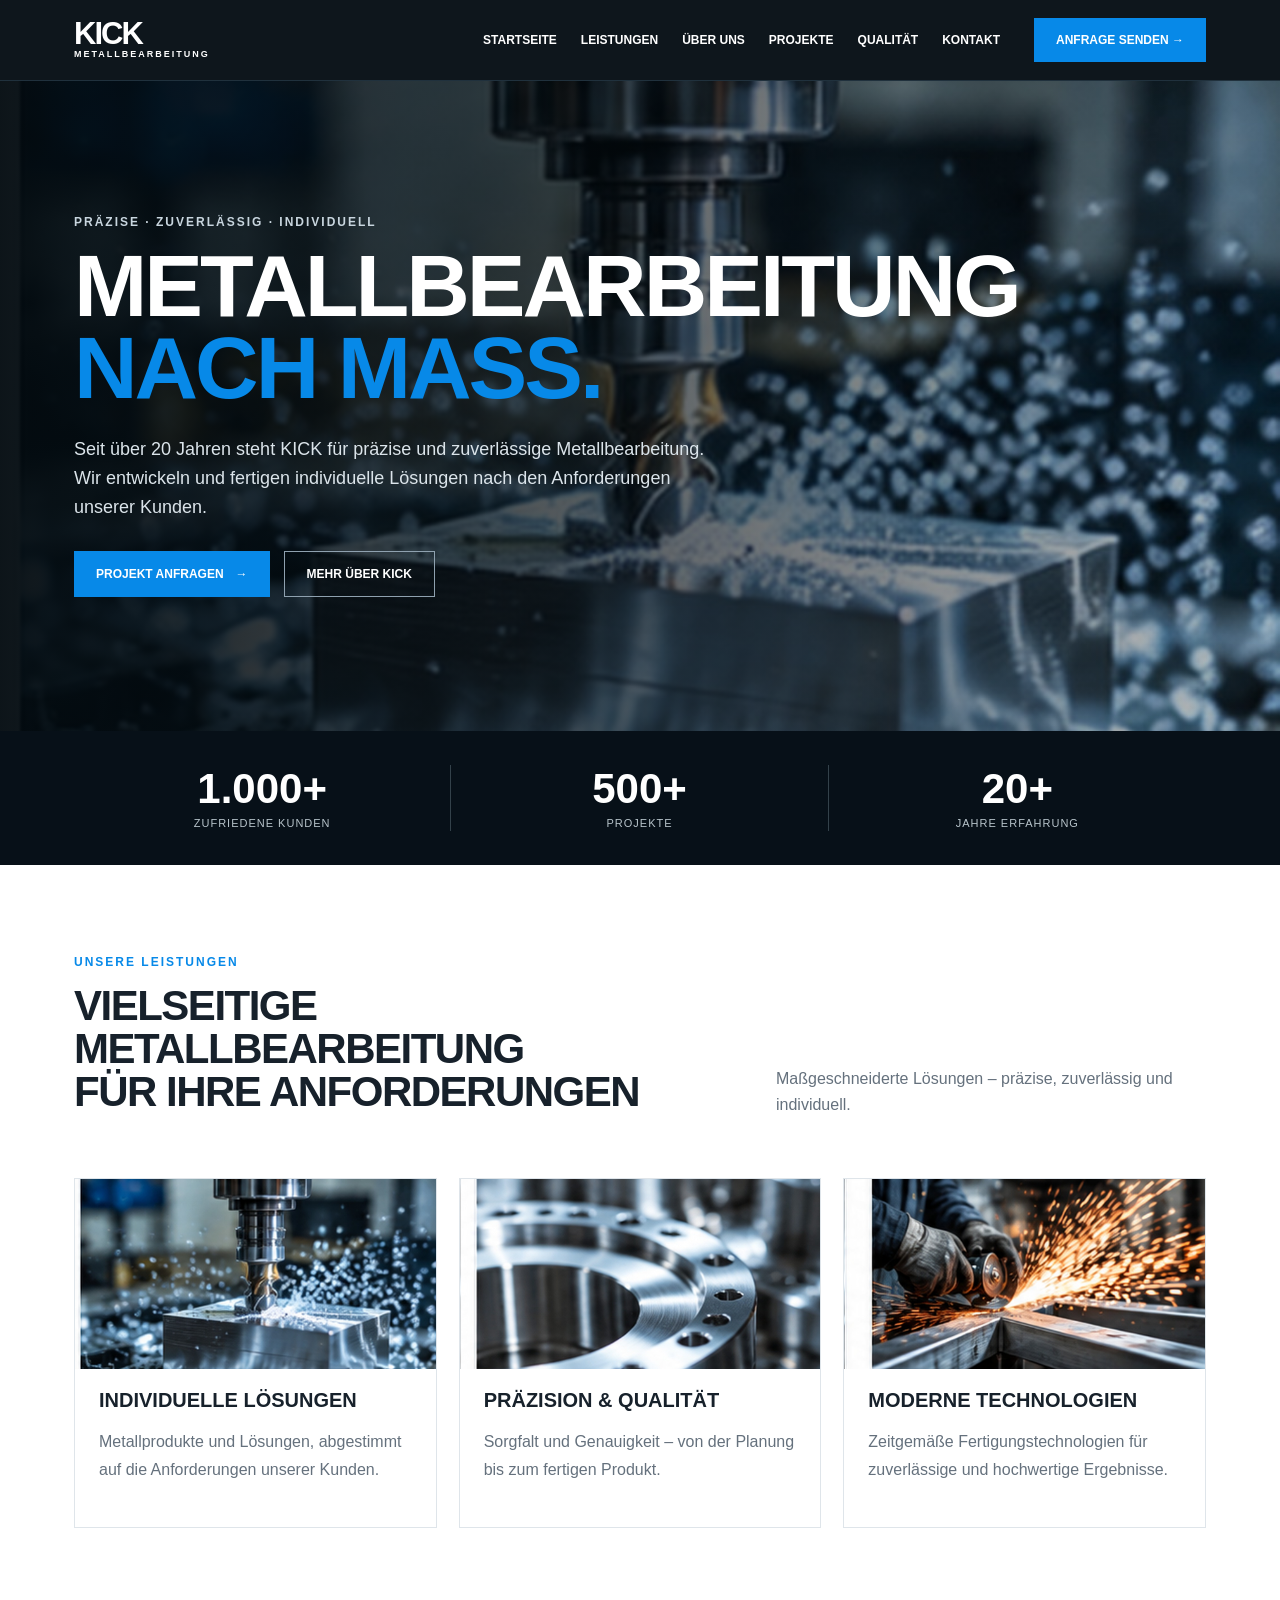
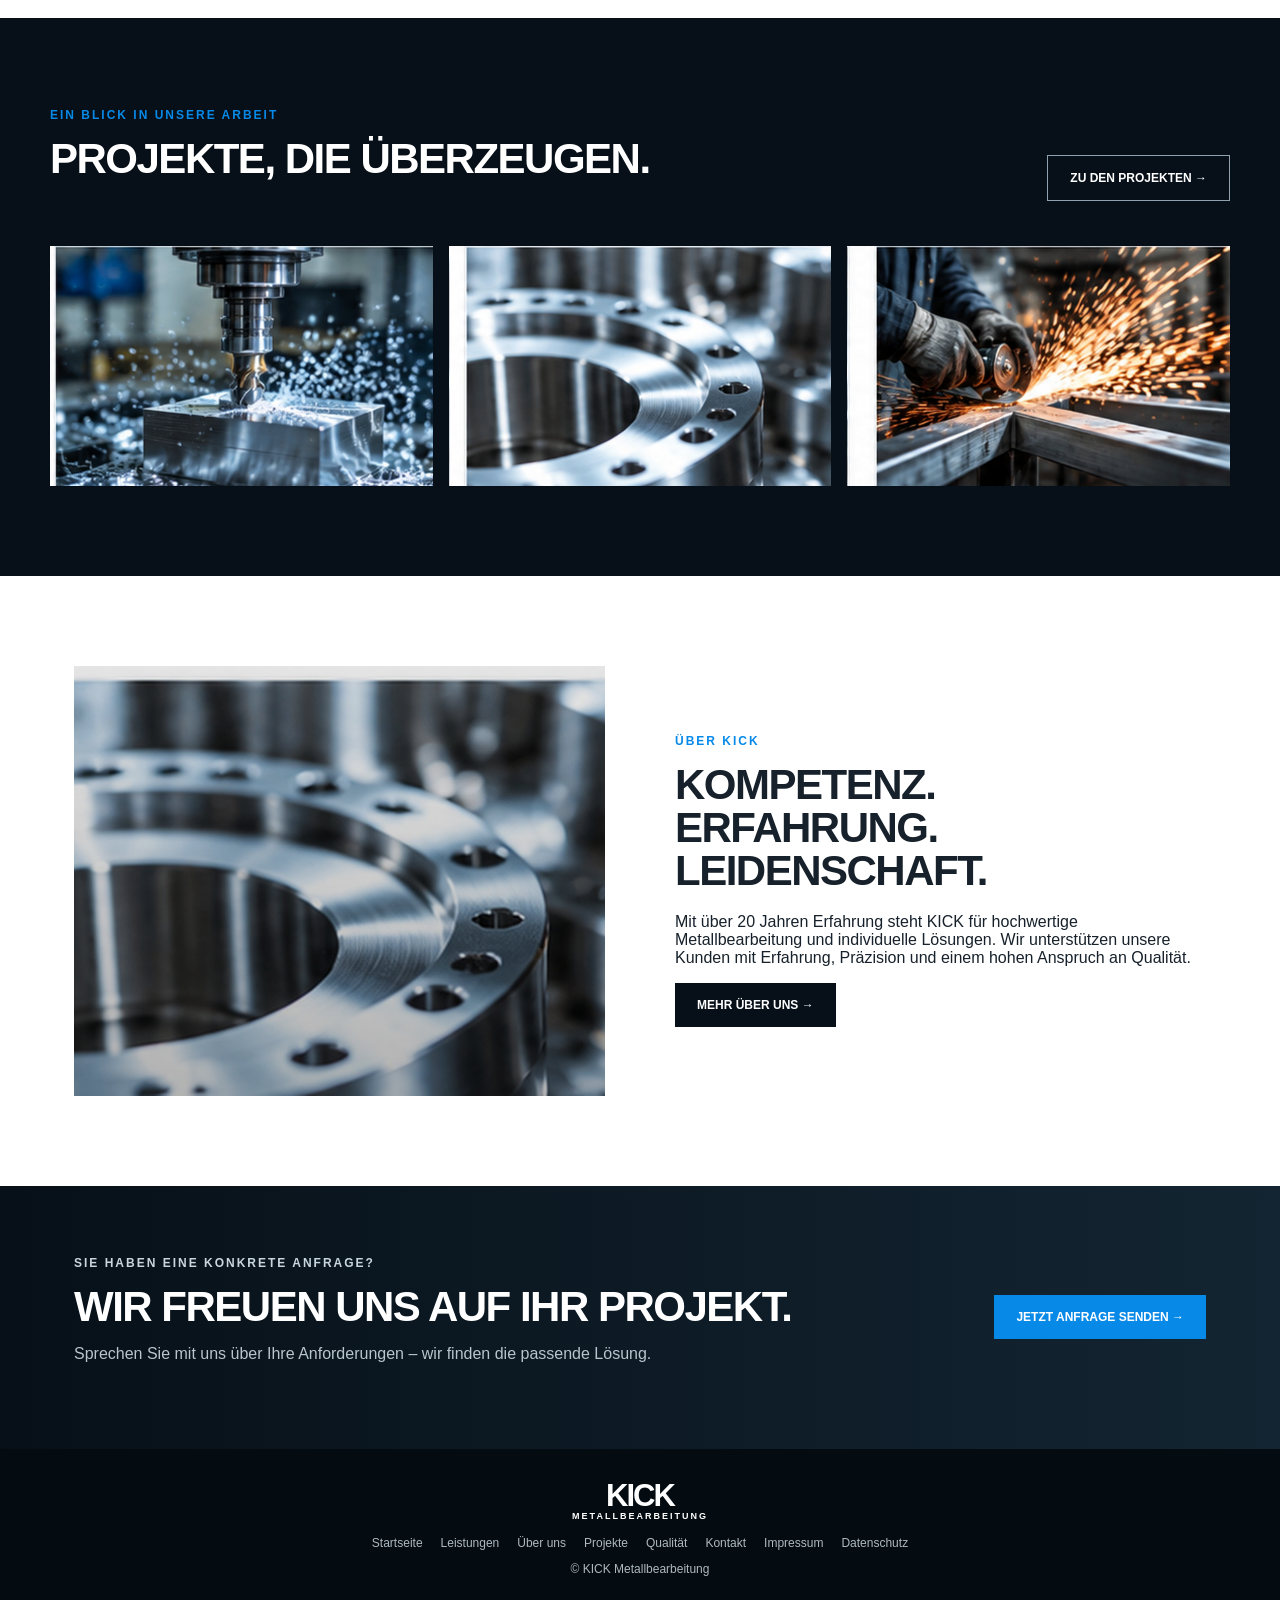
<file: index.html>
<!doctype html><html lang="de"><head><meta charset="utf-8"><meta name="viewport" content="width=device-width,initial-scale=1"><title>Startseite | KICK Metallbearbeitung</title><meta name="description" content="KICK Metallbearbeitung – präzise, zuverlässige und individuelle Metallbearbeitung."><link rel="stylesheet" href="style.css"></head><body>
<header><nav class="nav"><a class="logo" href="index.html">KICK<small>METALLBEARBEITUNG</small></a><div class="navlinks"><a href="index.html">Startseite</a><a href="leistungen.html">Leistungen</a><a href="ueber-uns.html">Über uns</a><a href="projekte.html">Projekte</a><a href="qualitaet.html">Qualität</a><a href="kontakt.html">Kontakt</a></div><a class="btn" href="kontakt.html">Anfrage senden →</a></nav></header>
<main>
<section class="hero">
  <div class="hero-copy">
    <div class="eyebrow">PRÄZISE · ZUVERLÄSSIG · INDIVIDUELL</div>
    <h1>Metallbearbeitung<br><span>nach Maß.</span></h1>
    <p>Seit über 20 Jahren steht KICK für präzise und zuverlässige Metallbearbeitung. Wir entwickeln und fertigen individuelle Lösungen nach den Anforderungen unserer Kunden.</p>
    <div class="actions"><a class="btn" href="kontakt.html">Projekt anfragen <b>→</b></a><a class="btn ghost" href="ueber-uns.html">Mehr über KICK</a></div>
  </div>
</section>
<section class="stats"><div><strong>1.000+</strong><span>Zufriedene Kunden</span></div><div><strong>500+</strong><span>Projekte</span></div><div><strong>20+</strong><span>Jahre Erfahrung</span></div></section>
<section class="section">
  <div class="section-head"><div><div class="eyebrow blue">UNSERE LEISTUNGEN</div><h2>Vielseitige Metallbearbeitung<br>für Ihre Anforderungen</h2></div><p>Maßgeschneiderte Lösungen – präzise, zuverlässig und individuell.</p></div>
  <div class="cards">
    <article><div class="card-img img1"></div><h3>Individuelle Lösungen</h3><p>Metallprodukte und Lösungen, abgestimmt auf die Anforderungen unserer Kunden.</p></article>
    <article><div class="card-img img2"></div><h3>Präzision & Qualität</h3><p>Sorgfalt und Genauigkeit – von der Planung bis zum fertigen Produkt.</p></article>
    <article><div class="card-img img3"></div><h3>Moderne Technologien</h3><p>Zeitgemäße Fertigungstechnologien für zuverlässige und hochwertige Ergebnisse.</p></article>
  </div>
</section>
<section class="dark section">
  <div class="section-head"><div><div class="eyebrow blue">EIN BLICK IN UNSERE ARBEIT</div><h2>Projekte, die überzeugen.</h2></div><a class="btn ghost" href="projekte.html">Zu den Projekten →</a></div>
  <div class="gallery project-gallery"><div class="project-image img1"></div><div class="project-image img2"></div><div class="project-image img3"></div></div>
</section>
<section class="split section"><div class="building"></div><div><div class="eyebrow blue">ÜBER KICK</div><h2>Kompetenz.<br>Erfahrung.<br>Leidenschaft.</h2><p>Mit über 20 Jahren Erfahrung steht KICK für hochwertige Metallbearbeitung und individuelle Lösungen. Wir unterstützen unsere Kunden mit Erfahrung, Präzision und einem hohen Anspruch an Qualität.</p><a class="btn darkbtn" href="ueber-uns.html">Mehr über uns →</a></div></section>
<section class="cta"><div><div class="eyebrow">SIE HABEN EINE KONKRETE ANFRAGE?</div><h2>Wir freuen uns auf Ihr Projekt.</h2><p>Sprechen Sie mit uns über Ihre Anforderungen – wir finden die passende Lösung.</p></div><a class="btn" href="kontakt.html">Jetzt Anfrage senden →</a></section>
</main><footer><div class="logo">KICK<small>METALLBEARBEITUNG</small></div><div><a href="index.html">Startseite</a><a href="leistungen.html">Leistungen</a><a href="ueber-uns.html">Über uns</a><a href="projekte.html">Projekte</a><a href="qualitaet.html">Qualität</a><a href="kontakt.html">Kontakt</a><a href="impressum.html">Impressum</a><a href="datenschutz.html">Datenschutz</a></div><p>© KICK Metallbearbeitung</p></footer></body></html>
</file>
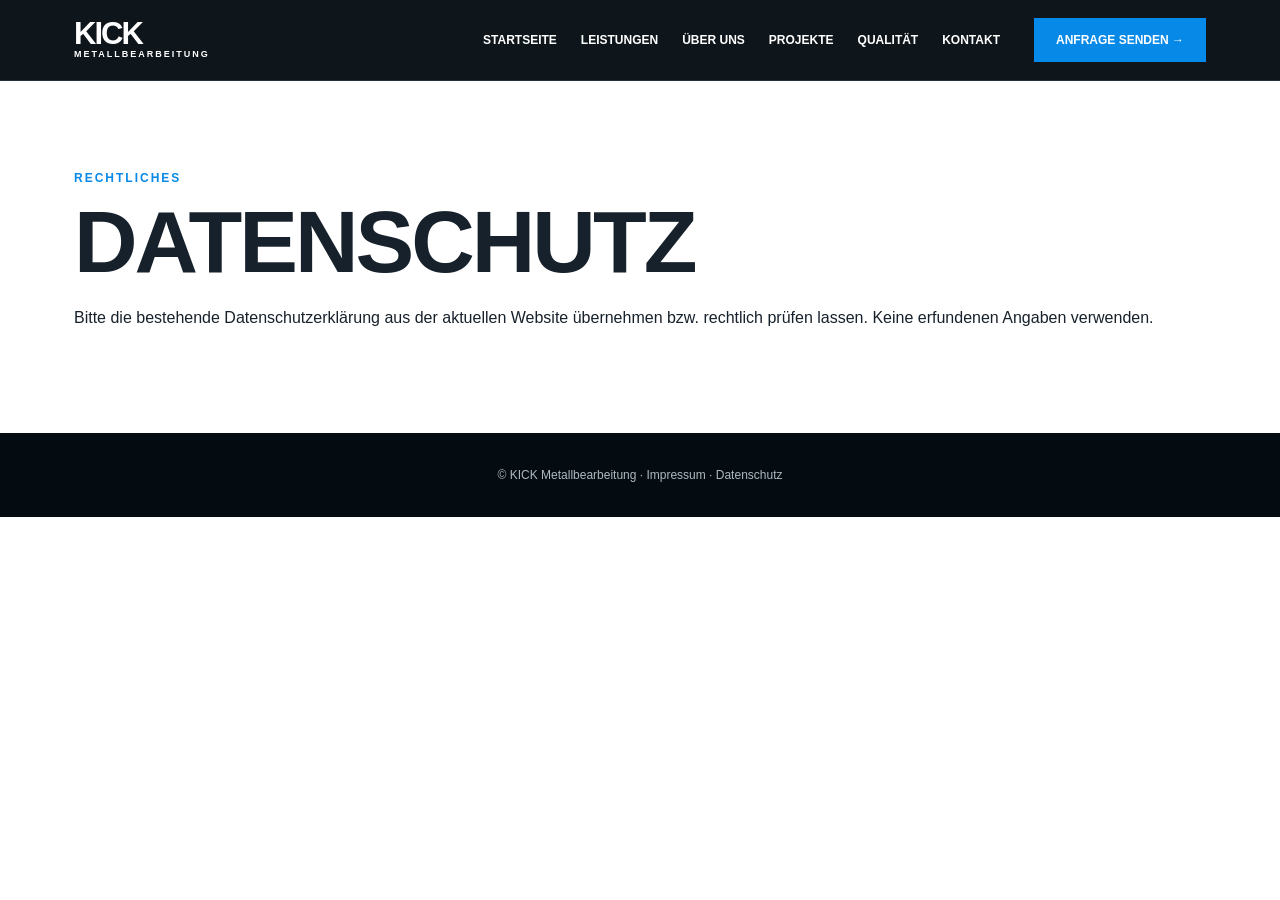
<file: datenschutz.html>
<!doctype html><html lang="de"><head><meta charset="utf-8"><meta name="viewport" content="width=device-width,initial-scale=1"><title>Datenschutz | KICK Metallbearbeitung</title><link rel="stylesheet" href="style.css"></head><body><header><nav class="nav"><a class="logo" href="index.html">KICK<small>METALLBEARBEITUNG</small></a><div class="navlinks"><a href="index.html">Startseite</a><a href="leistungen.html">Leistungen</a><a href="ueber-uns.html">Über uns</a><a href="projekte.html">Projekte</a><a href="qualitaet.html">Qualität</a><a href="kontakt.html">Kontakt</a></div><a class="btn" href="kontakt.html">Anfrage senden →</a></nav></header><main><section class='section'><div class='eyebrow blue'>RECHTLICHES</div><h1>Datenschutz</h1><p>Bitte die bestehende Datenschutzerklärung aus der aktuellen Website übernehmen bzw. rechtlich prüfen lassen. Keine erfundenen Angaben verwenden.</p></section></main><footer>© KICK Metallbearbeitung · Impressum · Datenschutz</footer></body></html>
</file>
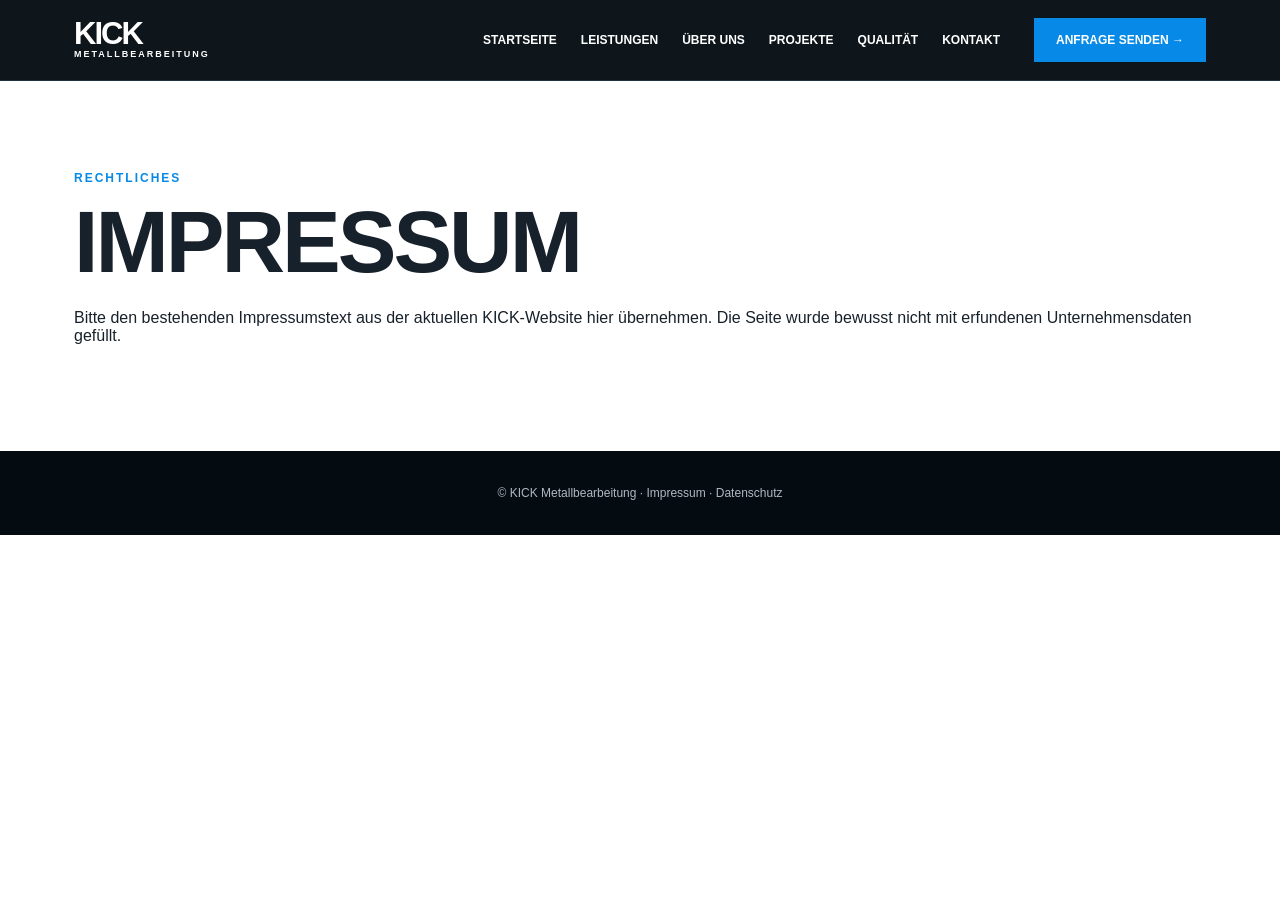
<file: impressum.html>
<!doctype html><html lang="de"><head><meta charset="utf-8"><meta name="viewport" content="width=device-width,initial-scale=1"><title>Impressum | KICK Metallbearbeitung</title><link rel="stylesheet" href="style.css"></head><body><header><nav class="nav"><a class="logo" href="index.html">KICK<small>METALLBEARBEITUNG</small></a><div class="navlinks"><a href="index.html">Startseite</a><a href="leistungen.html">Leistungen</a><a href="ueber-uns.html">Über uns</a><a href="projekte.html">Projekte</a><a href="qualitaet.html">Qualität</a><a href="kontakt.html">Kontakt</a></div><a class="btn" href="kontakt.html">Anfrage senden →</a></nav></header><main><section class='section'><div class='eyebrow blue'>RECHTLICHES</div><h1>Impressum</h1><p>Bitte den bestehenden Impressumstext aus der aktuellen KICK-Website hier übernehmen. Die Seite wurde bewusst nicht mit erfundenen Unternehmensdaten gefüllt.</p></section></main><footer>© KICK Metallbearbeitung · Impressum · Datenschutz</footer></body></html>
</file>
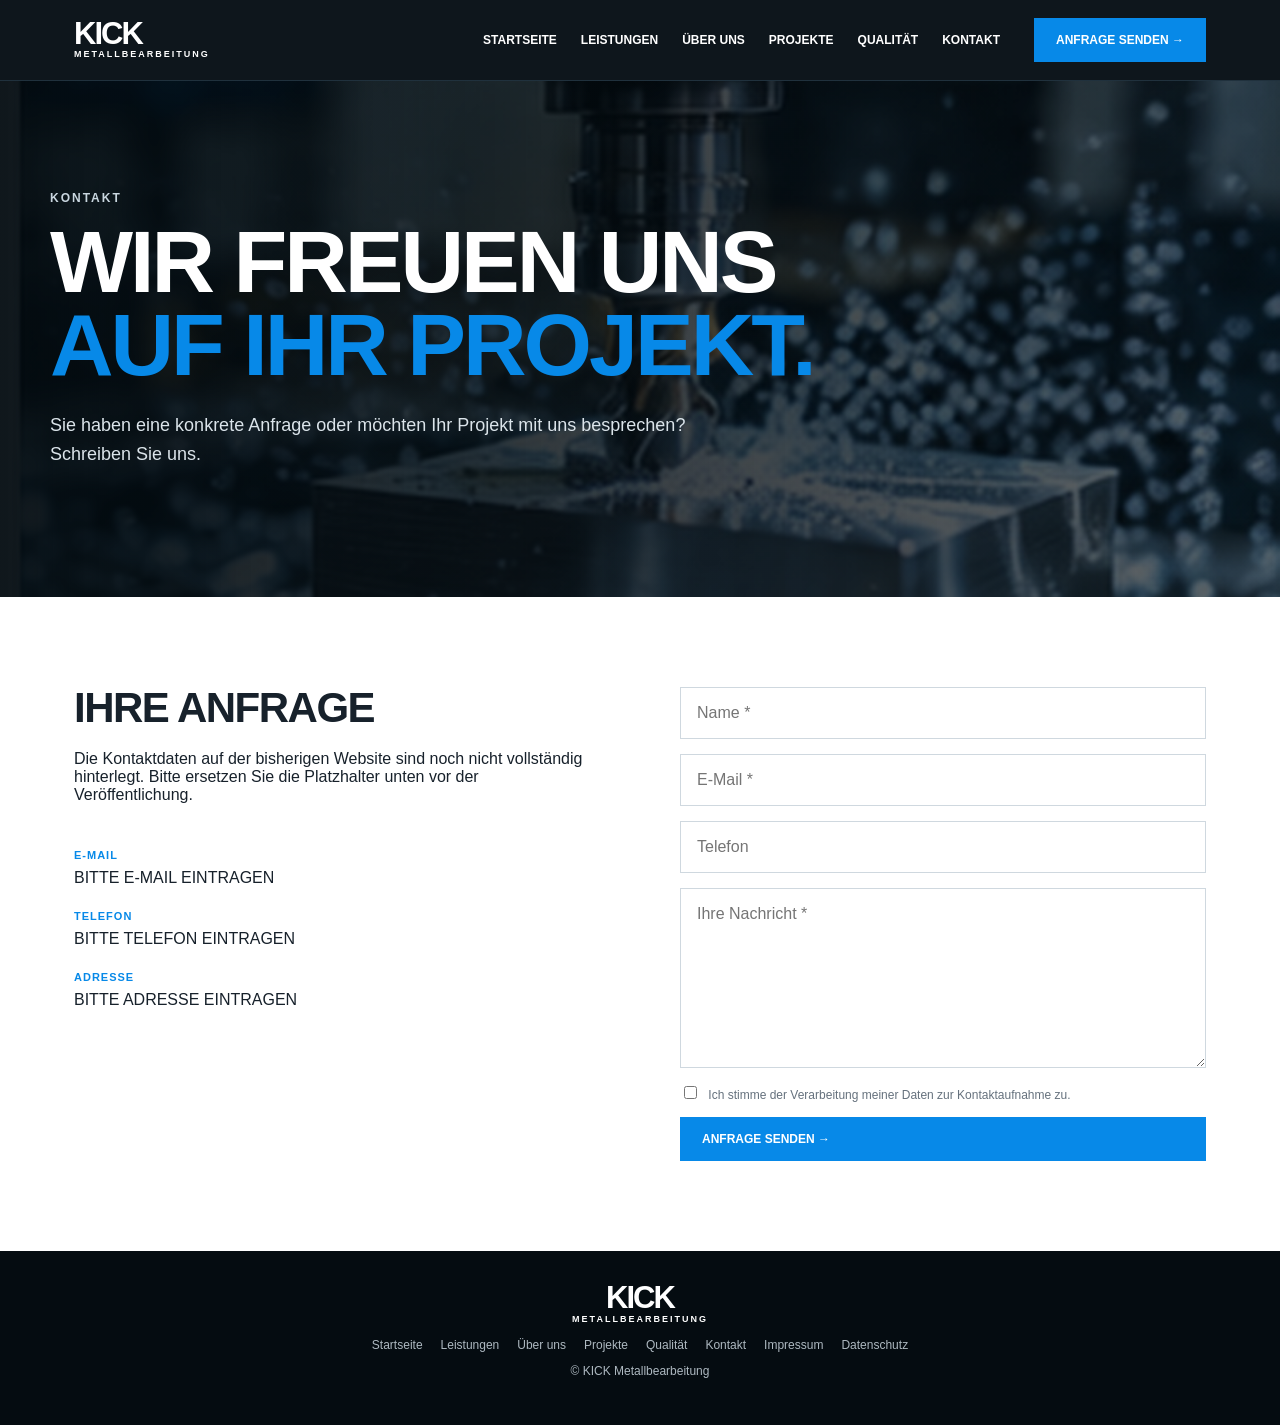
<file: kontakt.html>
<!doctype html><html lang="de"><head><meta charset="utf-8"><meta name="viewport" content="width=device-width,initial-scale=1"><title>Kontakt | KICK Metallbearbeitung</title><meta name="description" content="KICK Metallbearbeitung – präzise, zuverlässige und individuelle Metallbearbeitung."><link rel="stylesheet" href="style.css"></head><body>
<header><nav class="nav"><a class="logo" href="index.html">KICK<small>METALLBEARBEITUNG</small></a><div class="navlinks"><a href="index.html">Startseite</a><a href="leistungen.html">Leistungen</a><a href="ueber-uns.html">Über uns</a><a href="projekte.html">Projekte</a><a href="qualitaet.html">Qualität</a><a href="kontakt.html">Kontakt</a></div><a class="btn" href="kontakt.html">Anfrage senden →</a></nav></header>
<main>
<section class="pagehero contact"><div class="eyebrow">KONTAKT</div><h1>Wir freuen uns<br><span>auf Ihr Projekt.</span></h1><p>Sie haben eine konkrete Anfrage oder möchten Ihr Projekt mit uns besprechen? Schreiben Sie uns.</p></section>
<section class="section contact-grid"><div><h2>Ihre Anfrage</h2><p class="muted">Die Kontaktdaten auf der bisherigen Website sind noch nicht vollständig hinterlegt. Bitte ersetzen Sie die Platzhalter unten vor der Veröffentlichung.</p><div class="contact-box"><b>E-Mail</b><span>BITTE E-MAIL EINTRAGEN</span><b>Telefon</b><span>BITTE TELEFON EINTRAGEN</span><b>Adresse</b><span>BITTE ADRESSE EINTRAGEN</span></div></div><form><input placeholder="Name *"><input placeholder="E-Mail *"><input placeholder="Telefon"><textarea placeholder="Ihre Nachricht *"></textarea><label><input type="checkbox"> Ich stimme der Verarbeitung meiner Daten zur Kontaktaufnahme zu.</label><button class="btn" type="button">Anfrage senden →</button></form></section>
</main><footer><div class="logo">KICK<small>METALLBEARBEITUNG</small></div><div><a href="index.html">Startseite</a><a href="leistungen.html">Leistungen</a><a href="ueber-uns.html">Über uns</a><a href="projekte.html">Projekte</a><a href="qualitaet.html">Qualität</a><a href="kontakt.html">Kontakt</a><a href="impressum.html">Impressum</a><a href="datenschutz.html">Datenschutz</a></div><p>© KICK Metallbearbeitung</p></footer></body></html>
</file>
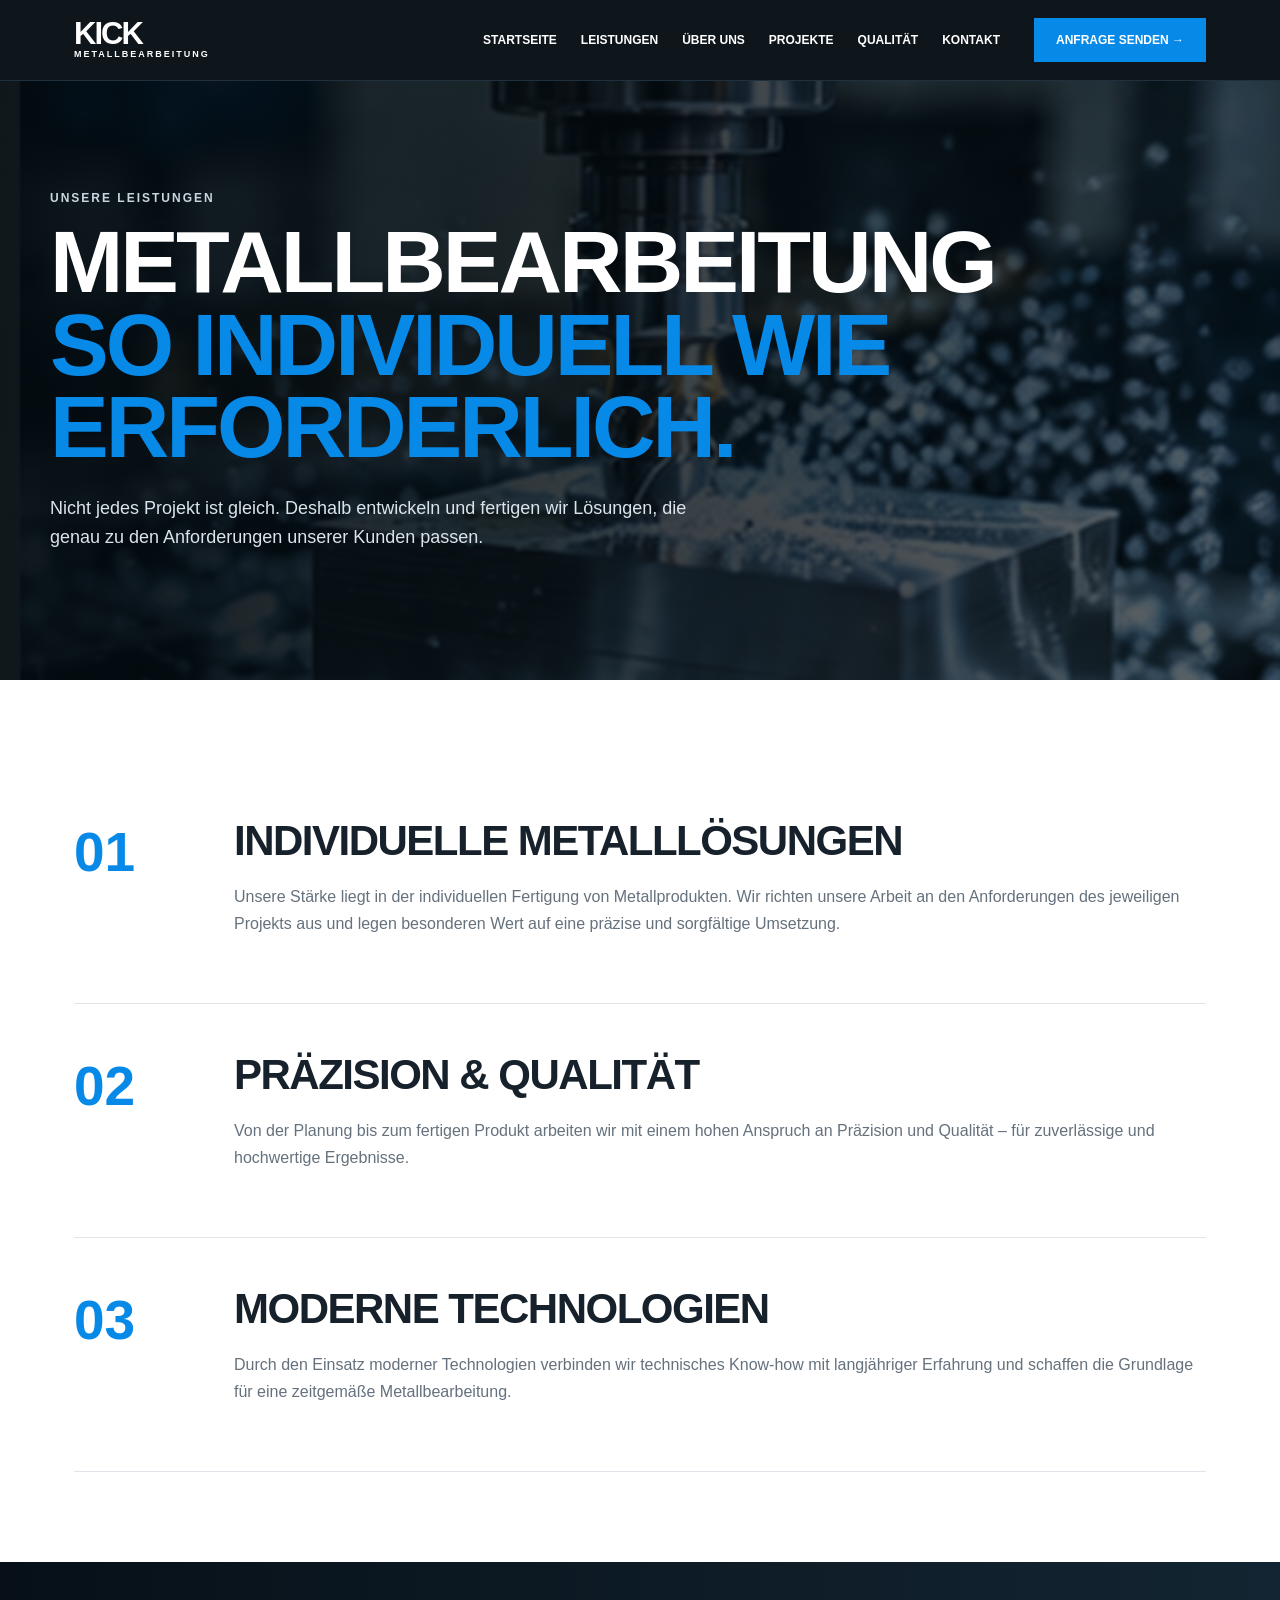
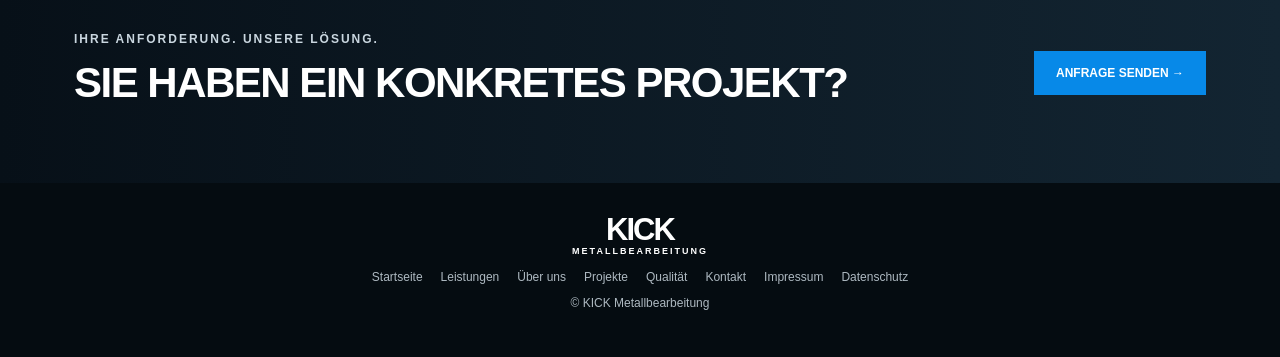
<file: leistungen.html>
<!doctype html><html lang="de"><head><meta charset="utf-8"><meta name="viewport" content="width=device-width,initial-scale=1"><title>Leistungen | KICK Metallbearbeitung</title><meta name="description" content="KICK Metallbearbeitung – präzise, zuverlässige und individuelle Metallbearbeitung."><link rel="stylesheet" href="style.css"></head><body>
<header><nav class="nav"><a class="logo" href="index.html">KICK<small>METALLBEARBEITUNG</small></a><div class="navlinks"><a href="index.html">Startseite</a><a href="leistungen.html">Leistungen</a><a href="ueber-uns.html">Über uns</a><a href="projekte.html">Projekte</a><a href="qualitaet.html">Qualität</a><a href="kontakt.html">Kontakt</a></div><a class="btn" href="kontakt.html">Anfrage senden →</a></nav></header>
<main>
<section class="pagehero"><div class="eyebrow">UNSERE LEISTUNGEN</div><h1>Metallbearbeitung<br><span>so individuell wie erforderlich.</span></h1><p>Nicht jedes Projekt ist gleich. Deshalb entwickeln und fertigen wir Lösungen, die genau zu den Anforderungen unserer Kunden passen.</p></section>
<section class="section service-list">
  <article><div class="num">01</div><div><h2>Individuelle Metalllösungen</h2><p>Unsere Stärke liegt in der individuellen Fertigung von Metallprodukten. Wir richten unsere Arbeit an den Anforderungen des jeweiligen Projekts aus und legen besonderen Wert auf eine präzise und sorgfältige Umsetzung.</p></div></article>
  <article><div class="num">02</div><div><h2>Präzision & Qualität</h2><p>Von der Planung bis zum fertigen Produkt arbeiten wir mit einem hohen Anspruch an Präzision und Qualität – für zuverlässige und hochwertige Ergebnisse.</p></div></article>
  <article><div class="num">03</div><div><h2>Moderne Technologien</h2><p>Durch den Einsatz moderner Technologien verbinden wir technisches Know-how mit langjähriger Erfahrung und schaffen die Grundlage für eine zeitgemäße Metallbearbeitung.</p></div></article>
</section>
<section class="cta"><div><div class="eyebrow">IHRE ANFORDERUNG. UNSERE LÖSUNG.</div><h2>Sie haben ein konkretes Projekt?</h2></div><a class="btn" href="kontakt.html">Anfrage senden →</a></section>
</main><footer><div class="logo">KICK<small>METALLBEARBEITUNG</small></div><div><a href="index.html">Startseite</a><a href="leistungen.html">Leistungen</a><a href="ueber-uns.html">Über uns</a><a href="projekte.html">Projekte</a><a href="qualitaet.html">Qualität</a><a href="kontakt.html">Kontakt</a><a href="impressum.html">Impressum</a><a href="datenschutz.html">Datenschutz</a></div><p>© KICK Metallbearbeitung</p></footer></body></html>
</file>
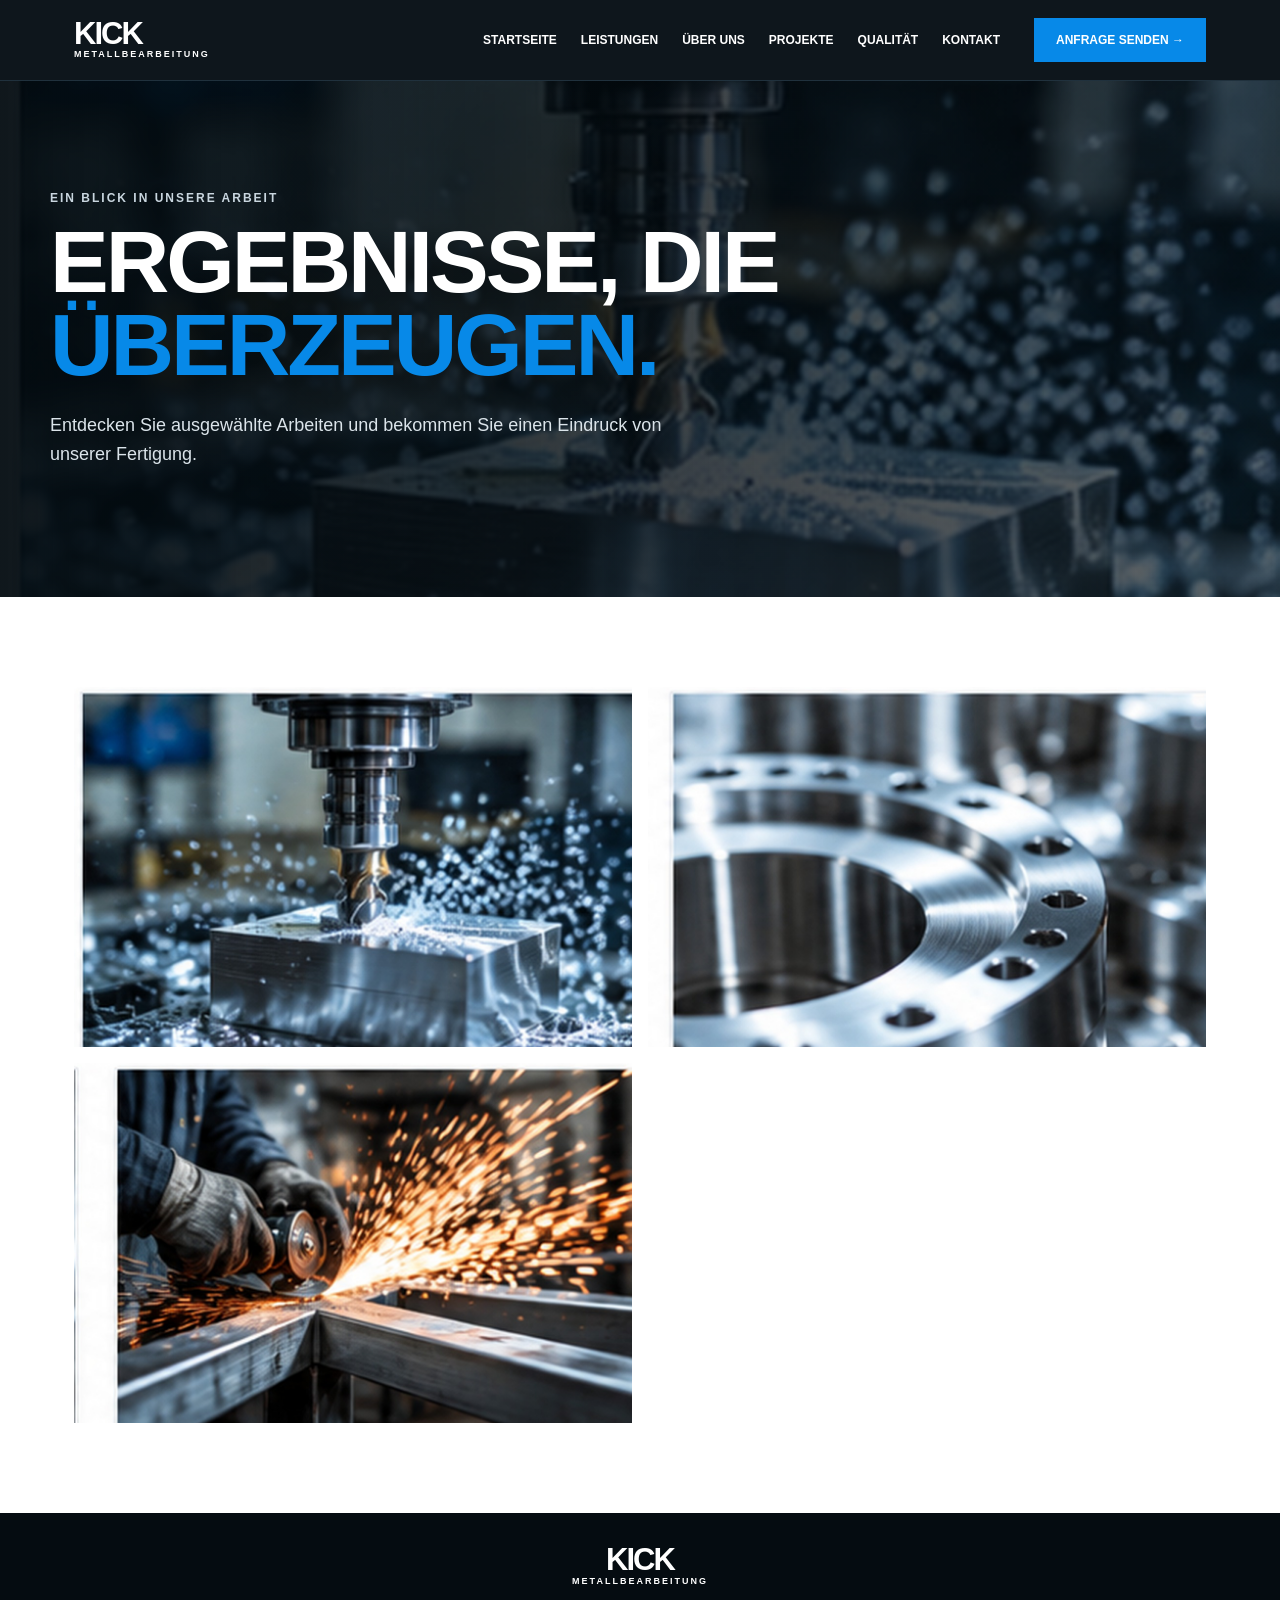
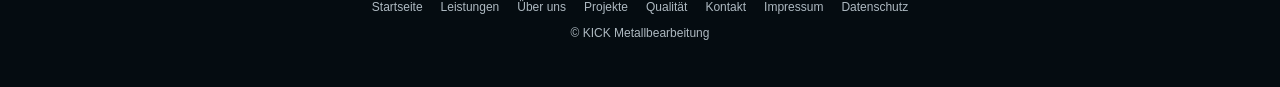
<file: projekte.html>
<!doctype html><html lang="de"><head><meta charset="utf-8"><meta name="viewport" content="width=device-width,initial-scale=1"><title>Projekte | KICK Metallbearbeitung</title><meta name="description" content="KICK Metallbearbeitung – präzise, zuverlässige und individuelle Metallbearbeitung."><link rel="stylesheet" href="style.css"></head><body>
<header><nav class="nav"><a class="logo" href="index.html">KICK<small>METALLBEARBEITUNG</small></a><div class="navlinks"><a href="index.html">Startseite</a><a href="leistungen.html">Leistungen</a><a href="ueber-uns.html">Über uns</a><a href="projekte.html">Projekte</a><a href="qualitaet.html">Qualität</a><a href="kontakt.html">Kontakt</a></div><a class="btn" href="kontakt.html">Anfrage senden →</a></nav></header>
<main>
<section class="pagehero"><div class="eyebrow">EIN BLICK IN UNSERE ARBEIT</div><h1>Ergebnisse, die<br><span>überzeugen.</span></h1><p>Entdecken Sie ausgewählte Arbeiten und bekommen Sie einen Eindruck von unserer Fertigung.</p></section>
<section class="section gallery large"><img src="images/metallbearbeitung-praezision.jpg" alt="Präzise Metallbearbeitung"><img src="images/metallteil-qualitaet.jpg" alt="Hochwertiges Metallteil"><img src="images/metallbearbeitung-technologie.jpg" alt="Moderne Metallbearbeitung"></section>
</main><footer><div class="logo">KICK<small>METALLBEARBEITUNG</small></div><div><a href="index.html">Startseite</a><a href="leistungen.html">Leistungen</a><a href="ueber-uns.html">Über uns</a><a href="projekte.html">Projekte</a><a href="qualitaet.html">Qualität</a><a href="kontakt.html">Kontakt</a><a href="impressum.html">Impressum</a><a href="datenschutz.html">Datenschutz</a></div><p>© KICK Metallbearbeitung</p></footer></body></html>
</file>
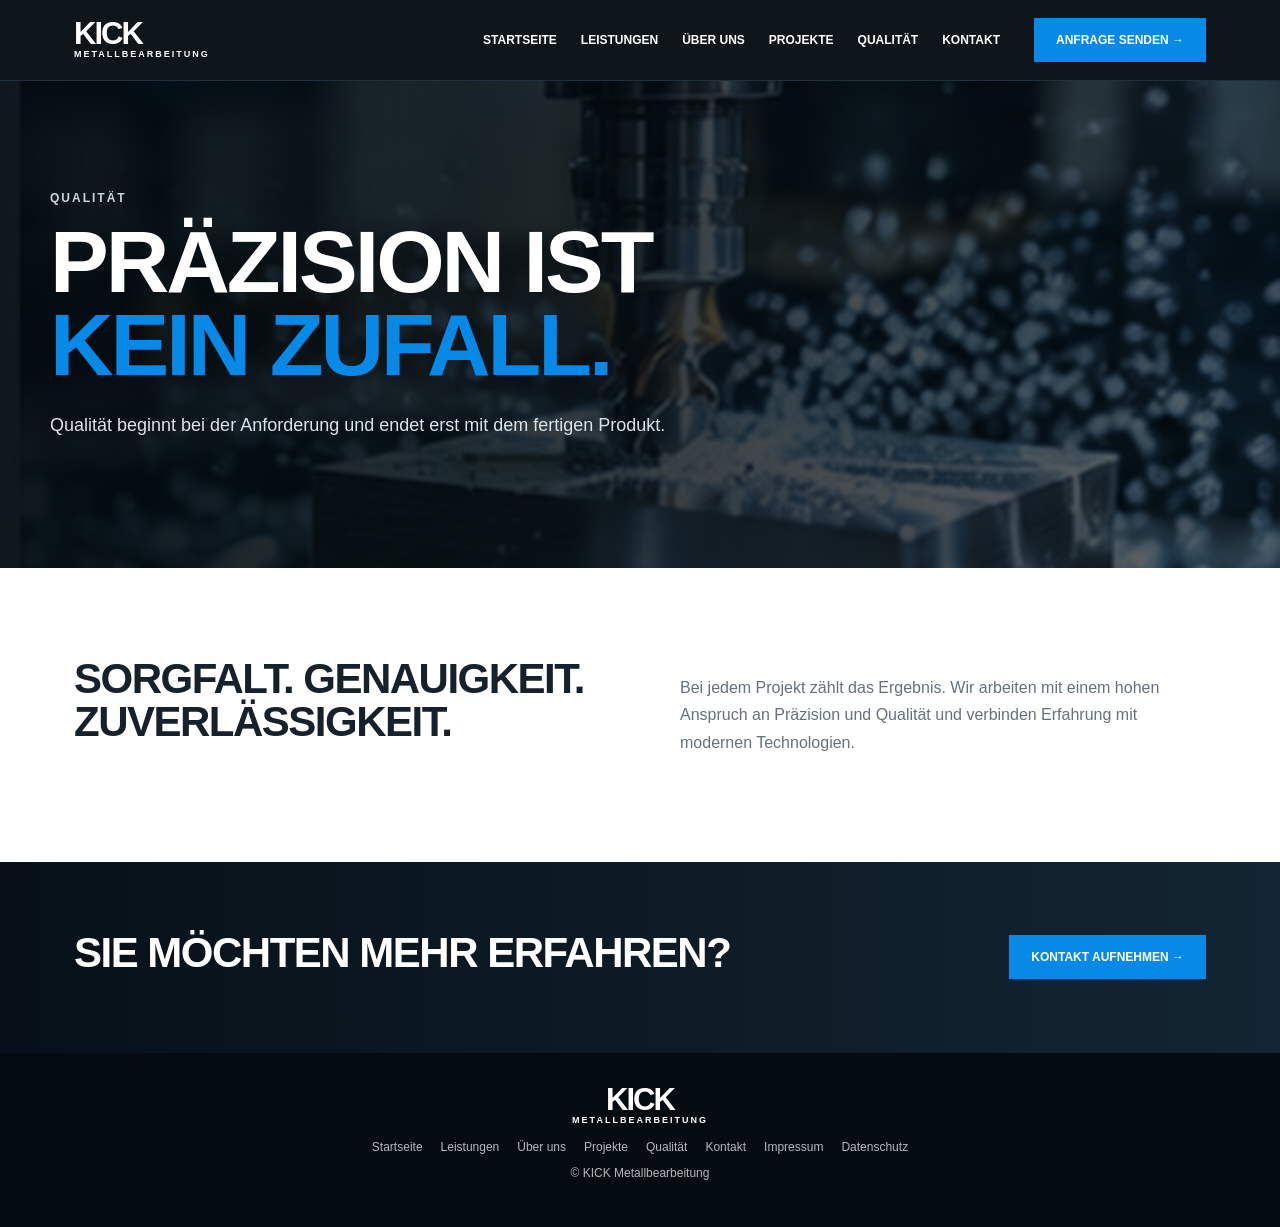
<file: qualitaet.html>
<!doctype html><html lang="de"><head><meta charset="utf-8"><meta name="viewport" content="width=device-width,initial-scale=1"><title>Qualität | KICK Metallbearbeitung</title><meta name="description" content="KICK Metallbearbeitung – präzise, zuverlässige und individuelle Metallbearbeitung."><link rel="stylesheet" href="style.css"></head><body>
<header><nav class="nav"><a class="logo" href="index.html">KICK<small>METALLBEARBEITUNG</small></a><div class="navlinks"><a href="index.html">Startseite</a><a href="leistungen.html">Leistungen</a><a href="ueber-uns.html">Über uns</a><a href="projekte.html">Projekte</a><a href="qualitaet.html">Qualität</a><a href="kontakt.html">Kontakt</a></div><a class="btn" href="kontakt.html">Anfrage senden →</a></nav></header>
<main>
<section class="pagehero"><div class="eyebrow">QUALITÄT</div><h1>Präzision ist<br><span>kein Zufall.</span></h1><p>Qualität beginnt bei der Anforderung und endet erst mit dem fertigen Produkt.</p></section>
<section class="section two"><div><h2>Sorgfalt. Genauigkeit. Zuverlässigkeit.</h2></div><div><p>Bei jedem Projekt zählt das Ergebnis. Wir arbeiten mit einem hohen Anspruch an Präzision und Qualität und verbinden Erfahrung mit modernen Technologien.</p></div></section>
<section class="cta"><div><h2>Sie möchten mehr erfahren?</h2></div><a class="btn" href="kontakt.html">Kontakt aufnehmen →</a></section>
</main><footer><div class="logo">KICK<small>METALLBEARBEITUNG</small></div><div><a href="index.html">Startseite</a><a href="leistungen.html">Leistungen</a><a href="ueber-uns.html">Über uns</a><a href="projekte.html">Projekte</a><a href="qualitaet.html">Qualität</a><a href="kontakt.html">Kontakt</a><a href="impressum.html">Impressum</a><a href="datenschutz.html">Datenschutz</a></div><p>© KICK Metallbearbeitung</p></footer></body></html>
</file>
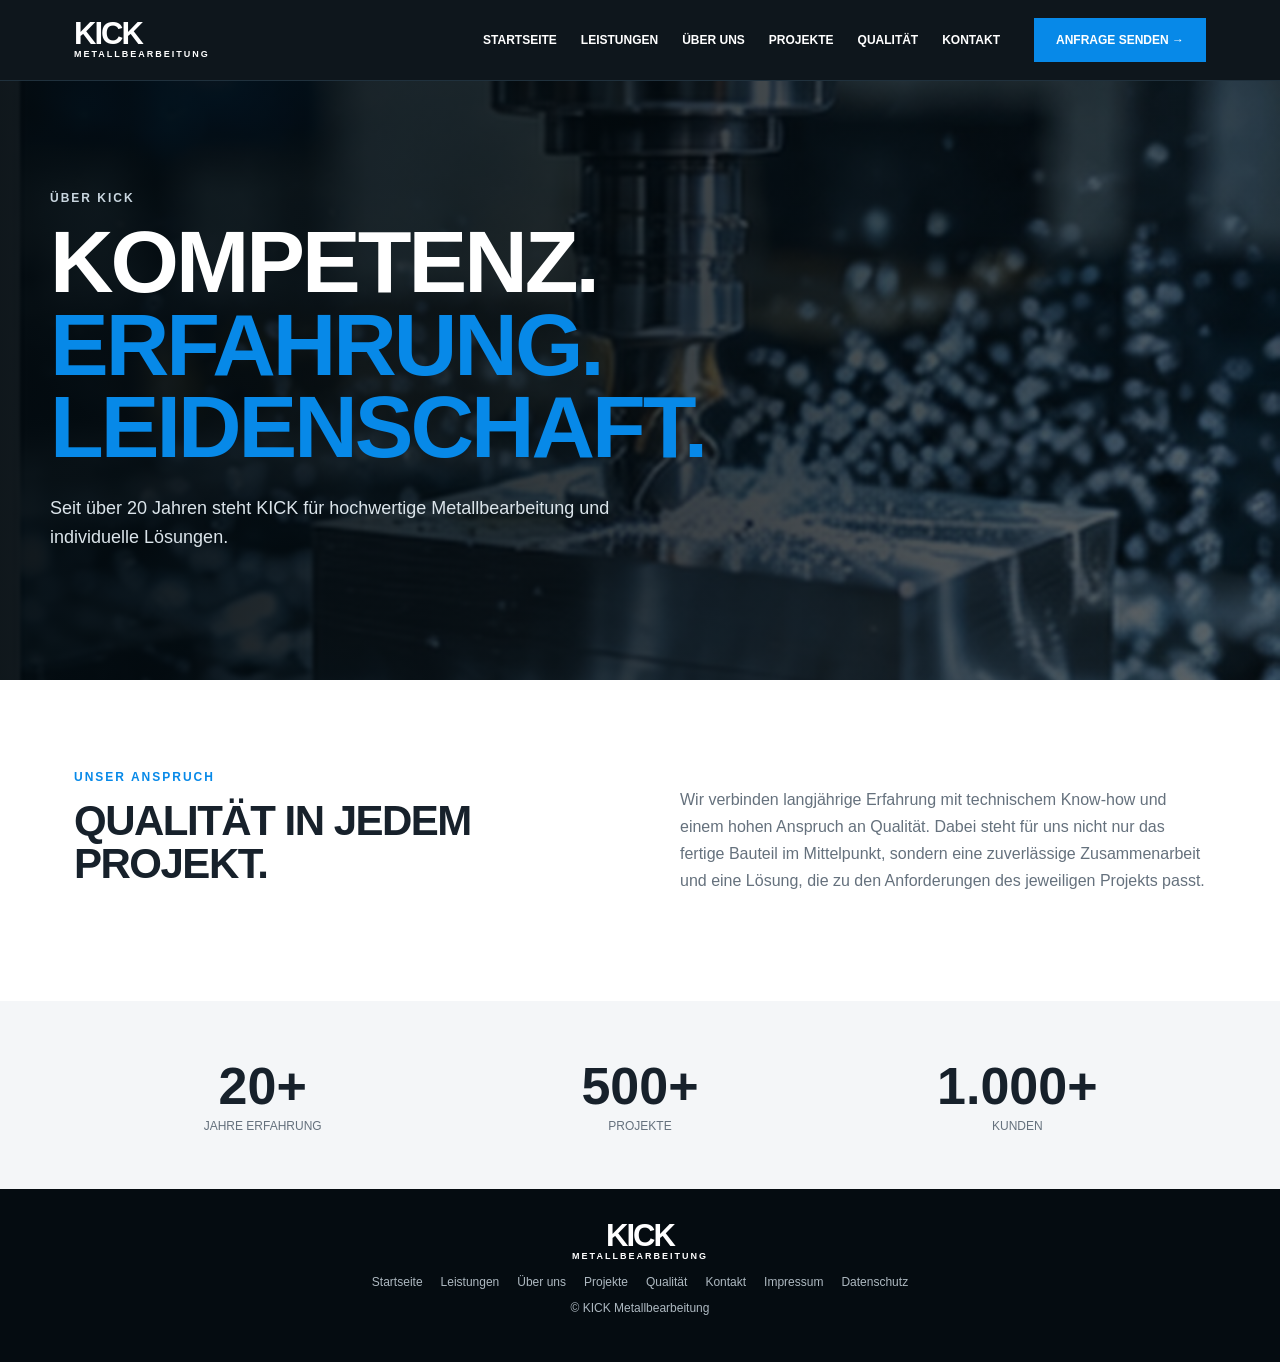
<file: ueber-uns.html>
<!doctype html><html lang="de"><head><meta charset="utf-8"><meta name="viewport" content="width=device-width,initial-scale=1"><title>Über uns | KICK Metallbearbeitung</title><meta name="description" content="KICK Metallbearbeitung – präzise, zuverlässige und individuelle Metallbearbeitung."><link rel="stylesheet" href="style.css"></head><body>
<header><nav class="nav"><a class="logo" href="index.html">KICK<small>METALLBEARBEITUNG</small></a><div class="navlinks"><a href="index.html">Startseite</a><a href="leistungen.html">Leistungen</a><a href="ueber-uns.html">Über uns</a><a href="projekte.html">Projekte</a><a href="qualitaet.html">Qualität</a><a href="kontakt.html">Kontakt</a></div><a class="btn" href="kontakt.html">Anfrage senden →</a></nav></header>
<main>
<section class="pagehero about"><div class="eyebrow">ÜBER KICK</div><h1>Kompetenz.<br><span>Erfahrung. Leidenschaft.</span></h1><p>Seit über 20 Jahren steht KICK für hochwertige Metallbearbeitung und individuelle Lösungen.</p></section>
<section class="section two"><div><div class="eyebrow blue">UNSER ANSPRUCH</div><h2>Qualität in jedem Projekt.</h2></div><div><p>Wir verbinden langjährige Erfahrung mit technischem Know-how und einem hohen Anspruch an Qualität. Dabei steht für uns nicht nur das fertige Bauteil im Mittelpunkt, sondern eine zuverlässige Zusammenarbeit und eine Lösung, die zu den Anforderungen des jeweiligen Projekts passt.</p></div></section>
<section class="values"><div><b>20+</b><span>Jahre Erfahrung</span></div><div><b>500+</b><span>Projekte</span></div><div><b>1.000+</b><span>Kunden</span></div></section>
</main><footer><div class="logo">KICK<small>METALLBEARBEITUNG</small></div><div><a href="index.html">Startseite</a><a href="leistungen.html">Leistungen</a><a href="ueber-uns.html">Über uns</a><a href="projekte.html">Projekte</a><a href="qualitaet.html">Qualität</a><a href="kontakt.html">Kontakt</a><a href="impressum.html">Impressum</a><a href="datenschutz.html">Datenschutz</a></div><p>© KICK Metallbearbeitung</p></footer></body></html>
</file>
<file: style.css>
:root{--ink:#071018;--blue:#0789e8;--text:#17212b;--muted:#65717d;--light:#f4f6f8;--line:#dfe5ea}
*{box-sizing:border-box}html{scroll-behavior:smooth}body{margin:0;font-family:Arial,Helvetica,sans-serif;color:var(--text);background:#fff}a{text-decoration:none;color:inherit}
header{position:sticky;top:0;z-index:20;background:rgba(5,13,19,.96);color:#fff;border-bottom:1px solid #20313d}.nav{max-width:1180px;margin:auto;display:flex;align-items:center;gap:34px;padding:18px 24px}.logo{font-weight:900;font-size:31px;letter-spacing:-2px;line-height:.8}.logo small{display:block;font-size:9px;letter-spacing:2px;margin-top:5px}.navlinks{margin-left:auto;display:flex;gap:24px;font-size:12px;font-weight:700;text-transform:uppercase}.navlinks a:hover{color:var(--blue)}.btn{display:inline-flex;align-items:center;gap:12px;background:var(--blue);color:#fff;padding:15px 22px;font-size:12px;font-weight:800;text-transform:uppercase;border:0;cursor:pointer}.btn.ghost{background:transparent;border:1px solid #8fa1af}.darkbtn{background:var(--ink)}.hero{min-height:650px;display:flex;align-items:center;background:linear-gradient(90deg,rgba(3,11,16,.96),rgba(3,11,16,.64),rgba(3,11,16,.25)),url('images/metallbearbeitung-praezision.jpg') center/cover}.hero-copy{max-width:1180px;width:100%;margin:auto;padding:80px 24px;color:#fff}.eyebrow{font-size:12px;letter-spacing:2px;font-weight:800;color:#c9d6df;margin-bottom:16px}.eyebrow.blue{color:var(--blue)}h1{font-size:clamp(48px,7vw,88px);line-height:.94;margin:0 0 25px;font-weight:900;letter-spacing:-3px;text-transform:uppercase}h1 span,h2 span{color:var(--blue)}h2{font-size:42px;line-height:1.02;margin:0 0 20px;font-weight:900;text-transform:uppercase;letter-spacing:-1.5px}h3{font-size:20px;text-transform:uppercase;margin:20px 0 10px}.hero-copy p,.pagehero p{max-width:650px;font-size:18px;line-height:1.6;color:#dbe4ea}.actions{display:flex;gap:14px;margin-top:30px}.stats{background:#071018;color:#fff;display:grid;grid-template-columns:repeat(3,1fr);max-width:100%;padding:34px max(24px,calc((100% - 1132px)/2))}.stats div{text-align:center;border-right:1px solid #33414a}.stats div:last-child{border:0}.stats strong{display:block;font-size:42px}.stats span{font-size:11px;text-transform:uppercase;letter-spacing:1px;color:#b8c4cb}.section{max-width:1180px;margin:auto;padding:90px 24px}.section-head{display:flex;justify-content:space-between;gap:40px;align-items:end;margin-bottom:45px}.section-head>p{max-width:430px;line-height:1.6;color:var(--muted)}.cards{display:grid;grid-template-columns:repeat(3,1fr);gap:22px}.cards article{background:#fff;border:1px solid var(--line);padding-bottom:28px}.card-img{height:190px;background-size:cover;background-position:center}.img1{background-image:url('images/metallbearbeitung-praezision.jpg')}.img2{background-image:url('images/metallteil-qualitaet.jpg')}.img3{background-image:url('images/metallbearbeitung-technologie.jpg')}.cards h3,.cards p{margin-left:24px;margin-right:24px}.cards p,.service-list p,.two p{color:var(--muted);line-height:1.7}.dark{background:var(--ink);color:#fff;max-width:none}.dark>*{max-width:1180px;margin-left:auto;margin-right:auto}.gallery{display:grid;grid-template-columns:repeat(3,1fr);gap:16px}.project-image{width:100%;height:240px;background-size:cover;background-position:center}.gallery img{width:100%;height:240px;object-fit:cover}.gallery.large{grid-template-columns:repeat(2,1fr)}.gallery.large img{height:360px}.split{display:grid;grid-template-columns:1fr 1fr;gap:70px;align-items:center}.building{min-height:430px;background:linear-gradient(180deg,rgba(0,0,0,.1),rgba(0,0,0,.3)),url('images/metallteil-qualitaet.jpg') center/cover}.cta{background:linear-gradient(90deg,#071018,#132532);color:#fff;padding:70px max(24px,calc((100% - 1132px)/2));display:flex;justify-content:space-between;align-items:center;gap:30px}.cta h2{margin-bottom:8px}.cta p{color:#b8c5cc}.pagehero{padding:110px max(24px,calc((100% - 1180px)/2));color:#fff;background:linear-gradient(90deg,rgba(3,11,16,.95),rgba(3,11,16,.62)),url('images/metallbearbeitung-praezision.jpg') center/cover}.pagehero h1{max-width:900px}.service-list article{display:grid;grid-template-columns:120px 1fr;gap:40px;padding:50px 0;border-bottom:1px solid var(--line)}.num{font-size:55px;font-weight:900;color:var(--blue)}.two{display:grid;grid-template-columns:1fr 1fr;gap:80px}.values{display:grid;grid-template-columns:repeat(3,1fr);background:var(--light);padding:55px max(24px,calc((100% - 1132px)/2));text-align:center}.values b{display:block;font-size:52px}.values span{text-transform:uppercase;font-size:12px;color:var(--muted)}.contact-grid{display:grid;grid-template-columns:1fr 1fr;gap:80px}.contact-box{display:grid;gap:8px;margin-top:30px}.contact-box b{margin-top:15px;text-transform:uppercase;font-size:11px;letter-spacing:1px;color:var(--blue)}form{display:grid;gap:15px}input,textarea{font:inherit;padding:16px;border:1px solid #cfd8df;background:#fff}textarea{min-height:180px;resize:vertical}label{font-size:12px;color:var(--muted)}label input{margin-right:8px}footer{background:#050c11;color:#aeb9c1;padding:35px 24px;text-align:center;font-size:12px}footer .logo{color:#fff;margin-bottom:15px}footer a{margin:0 9px}
@media(max-width:800px){.nav{flex-wrap:wrap}.navlinks{order:3;width:100%;overflow:auto;gap:18px}.nav .btn{display:none}.hero{min-height:620px}.stats,.cards,.gallery,.split,.two,.contact-grid,.values{grid-template-columns:1fr}.section-head{display:block}.section-head .btn{margin-top:20px}.service-list article{grid-template-columns:1fr;gap:10px}.pagehero{padding-top:75px;padding-bottom:75px}h1{font-size:48px}.cta{display:block}.cta .btn{margin-top:20px}.gallery.large img,.gallery img{height:260px}}
</file>
